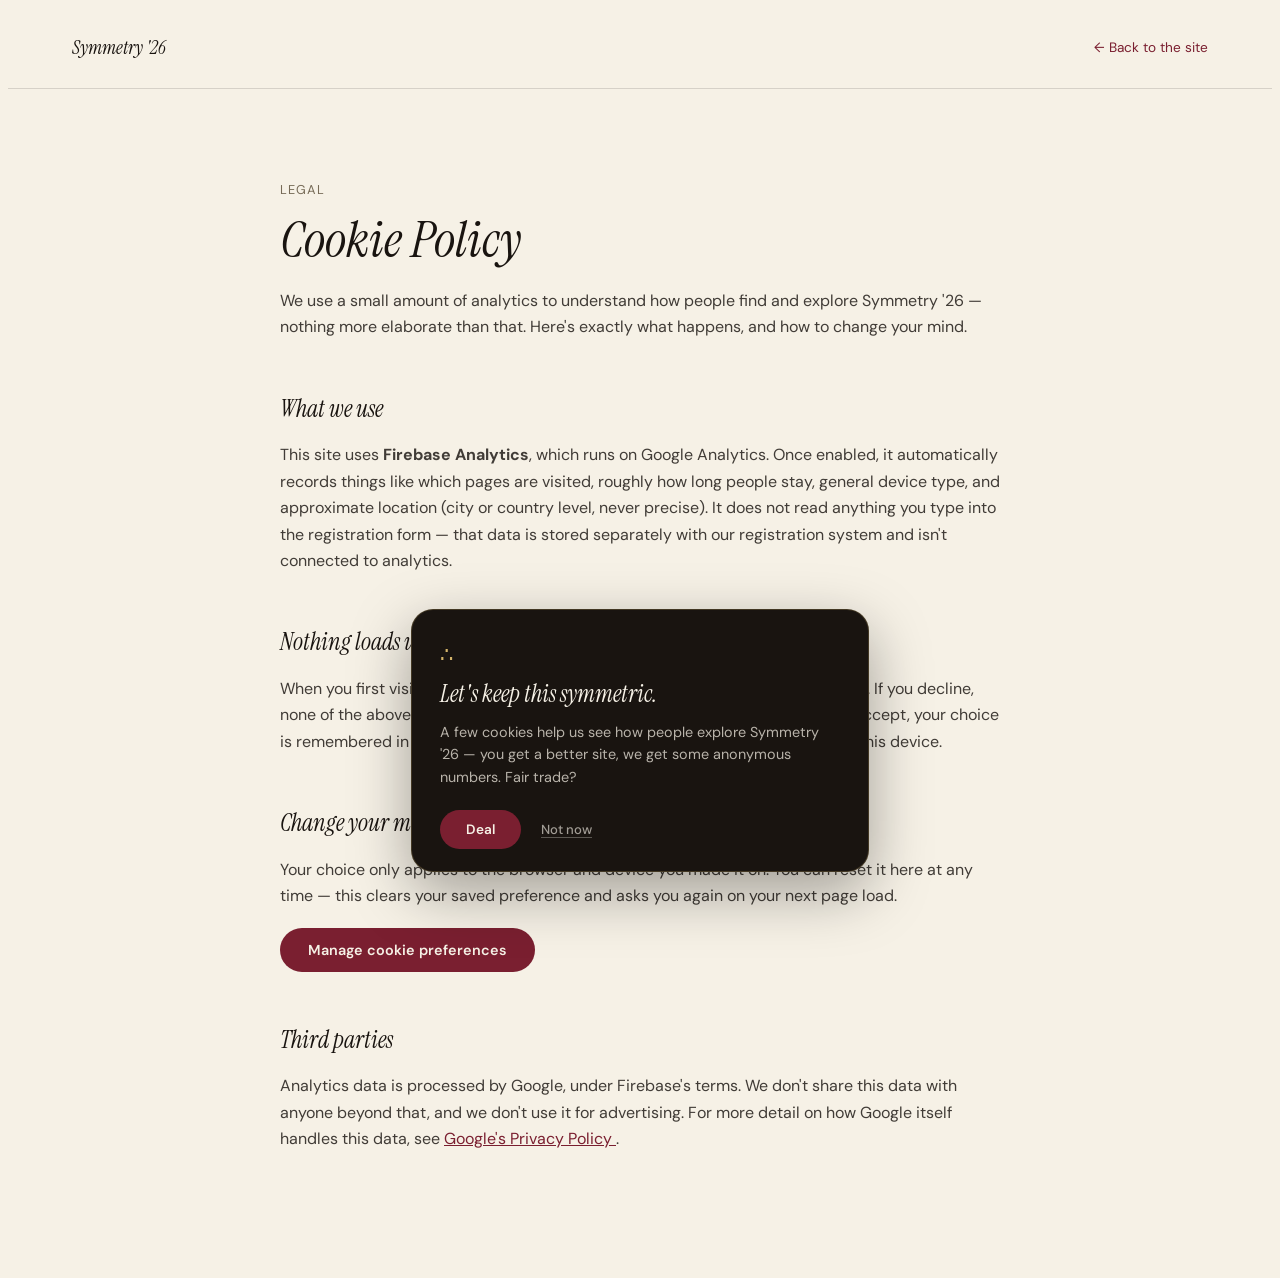
<file: web2site/html/cookie-policy.html>
<!DOCTYPE html>
<html lang="en">
<head>
    <meta charset="UTF-8">
    <meta name="viewport" content="width=device-width, initial-scale=1.0">
    <title>Cookie Policy — Symmetry '26</title>
    <meta name="theme-color" content="#111111">
    <link rel="icon" type="image/png" href="../images/branding/pal.png">

    <link rel="preconnect" href="https://fonts.googleapis.com">
    <link rel="preconnect" href="https://fonts.gstatic.com" crossorigin>
    <link href="https://fonts.googleapis.com/css2?family=DM+Sans:wght@400;500;600;700&family=Instrument+Serif:ital@0;1&display=swap" rel="stylesheet">

    <link rel="stylesheet" href="../css/legal.css">
    <link rel="stylesheet" href="../css/cookie-consent.css">
</head>
<body class="legal-page">

    <header class="legal-header">
        <a href="index.html" class="legal-brand">Symmetry '26</a>
        <a href="index.html" class="legal-back">← Back to the site</a>
    </header>

    <main class="legal-content">

        <p class="eyebrow">Legal</p>
        <h1>Cookie Policy</h1>

        <p>
            We use a small amount of analytics to understand how people
            find and explore Symmetry '26 — nothing more elaborate than
            that. Here's exactly what happens, and how to change your mind.
        </p>

        <h2>What we use</h2>
        <p>
            This site uses <strong>Firebase Analytics</strong>, which runs
            on Google Analytics. Once enabled, it automatically records
            things like which pages are visited, roughly how long people
            stay, general device type, and approximate location (city or
            country level, never precise). It does not read anything you
            type into the registration form — that data is stored
            separately with our registration system and isn't connected
            to analytics.
        </p>

        <h2>Nothing loads until you say yes</h2>
        <p>
            When you first visit, you'll see a small banner asking whether
            to turn analytics on. If you decline, none of the above is
            ever loaded or recorded — no cookies get set at all. If you
            accept, your choice is remembered in your browser for future
            visits, so you won't be asked again on this device.
        </p>

        <h2>Change your mind anytime</h2>
        <p>
            Your choice only applies to the browser and device you made
            it on. You can reset it here at any time — this clears your
            saved preference and asks you again on your next page load.
        </p>
        <button type="button" class="legal-manage-btn" id="manageCookiesBtn">
            Manage cookie preferences
        </button>

        <h2>Third parties</h2>
        <p>
            Analytics data is processed by Google, under Firebase's terms.
            We don't share this data with anyone beyond that, and we don't
            use it for advertising. For more detail on how Google itself
            handles this data, see
            <a href="https://policies.google.com/privacy" target="_blank" rel="noopener">
                Google's Privacy Policy
            </a>.
        </p>

    </main>
    <div class="cookie-consent" id="cookieConsent" role="dialog" aria-label="Cookie consent">
        <div class="cookie-consent-inner">
            <span class="cookie-consent-glyph" aria-hidden="true">∴</span>
            <h3>Let's keep this symmetric.</h3>
            <p>
                A few cookies help us see how people explore Symmetry '26 —
                you get a better site, we get some anonymous numbers.
                Fair trade?
            </p>
            <div class="cookie-consent-actions">
                <button type="button" class="cookie-btn-accept" id="cookieAccept">
                    Deal
                </button>
                <button type="button" class="cookie-btn-decline" id="cookieDecline">
                    Not now
                </button>
            </div>
        </div>
    </div>
    <script type="module" src="../js/analytics.js"></script>
    <script>
        document.getElementById("manageCookiesBtn").addEventListener("click", () => {
            if (window.symmetryManageCookiePreferences) {
                window.symmetryManageCookiePreferences();
            }
        });
    </script>

</body>
</html>
</file>
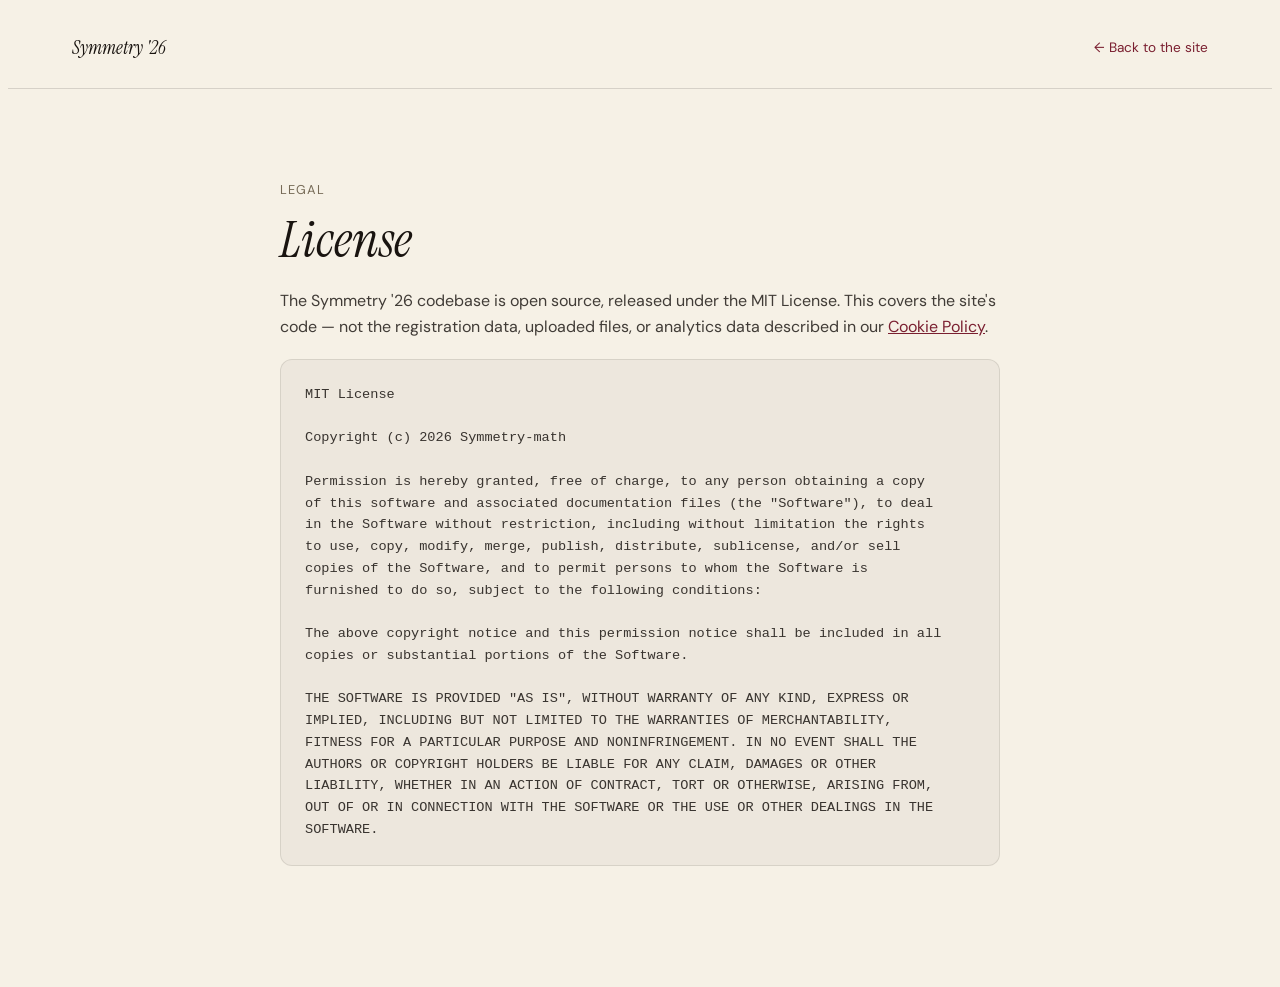
<file: web2site/html/license.html>
<!DOCTYPE html>
<html lang="en">
<head>
    <meta charset="UTF-8">
    <meta name="viewport" content="width=device-width, initial-scale=1.0">
    <title>License — Symmetry '26</title>
    <meta name="theme-color" content="#111111">
    <link rel="icon" type="image/jpeg" href="../images/branding/logo.jpg">

    <link rel="preconnect" href="https://fonts.googleapis.com">
    <link rel="preconnect" href="https://fonts.gstatic.com" crossorigin>
    <link href="https://fonts.googleapis.com/css2?family=DM+Sans:wght@400;500;600;700&family=Instrument+Serif:ital@0;1&display=swap" rel="stylesheet">
    <link rel="icon" type="image/png" href="../images/branding/pal.png">
    <link rel="stylesheet" href="../css/legal.css">
</head>
<body class="legal-page">

    <header class="legal-header">
        <a href="index.html" class="legal-brand">Symmetry '26</a>
        <a href="index.html" class="legal-back">← Back to the site</a>
    </header>

    <main class="legal-content">

        <p class="eyebrow">Legal</p>
        <h1>License</h1>

        <p>
            The Symmetry '26 codebase is open source, released under the
            MIT License. This covers the site's code — not the registration
            data, uploaded files, or analytics data described in our
            <a href="cookie-policy.html">Cookie Policy</a>.
        </p>

        <pre class="legal-license-text">MIT License

Copyright (c) 2026 Symmetry-math

Permission is hereby granted, free of charge, to any person obtaining a copy
of this software and associated documentation files (the "Software"), to deal
in the Software without restriction, including without limitation the rights
to use, copy, modify, merge, publish, distribute, sublicense, and/or sell
copies of the Software, and to permit persons to whom the Software is
furnished to do so, subject to the following conditions:

The above copyright notice and this permission notice shall be included in all
copies or substantial portions of the Software.

THE SOFTWARE IS PROVIDED "AS IS", WITHOUT WARRANTY OF ANY KIND, EXPRESS OR
IMPLIED, INCLUDING BUT NOT LIMITED TO THE WARRANTIES OF MERCHANTABILITY,
FITNESS FOR A PARTICULAR PURPOSE AND NONINFRINGEMENT. IN NO EVENT SHALL THE
AUTHORS OR COPYRIGHT HOLDERS BE LIABLE FOR ANY CLAIM, DAMAGES OR OTHER
LIABILITY, WHETHER IN AN ACTION OF CONTRACT, TORT OR OTHERWISE, ARISING FROM,
OUT OF OR IN CONNECTION WITH THE SOFTWARE OR THE USE OR OTHER DEALINGS IN THE
SOFTWARE.</pre>

    </main>

</body>
</html>
</file>
<file: web2site/css/legal.css>
/* =========================================================
   LEGAL PAGES (Cookie Policy, License)
   Self-contained — does not depend on styles.css.
========================================================= */

.legal-page {
    min-height: 100vh;
    background: var(--paper, #f6f1e6);
    color: var(--black, #191410);
    font-family: var(--sans, "DM Sans", Arial, sans-serif);
    line-height: 1.65;
}

.legal-header {
    display: flex;
    align-items: center;
    justify-content: space-between;
    padding: 24px clamp(20px, 5vw, 64px);
    border-bottom: 1px solid rgba(25, 20, 16, 0.14);
}

.legal-brand {
    font-family: var(--serif, "Instrument Serif", Georgia, serif);
    font-size: 1.2rem;
    font-style: italic;
    color: var(--black, #191410);
    text-decoration: none;
}

.legal-back {
    font-family: var(--sans, "DM Sans", Arial, sans-serif);
    font-size: 0.85rem;
    color: var(--accent, #7a1f30);
    text-decoration: none;
}

.legal-back:hover {
    text-decoration: underline;
}

.legal-content {
    max-width: 720px;
    margin: 0 auto;
    padding: clamp(40px, 8vw, 90px) clamp(20px, 5vw, 64px) 100px;
}

.legal-content .eyebrow {
    font-family: var(--sans, "DM Sans", Arial, sans-serif);
    font-size: 0.8rem;
    letter-spacing: 0.08em;
    text-transform: uppercase;
    color: var(--muted, #766b57);
    margin-bottom: 12px;
}

.legal-content h1 {
    font-family: var(--serif, "Instrument Serif", Georgia, serif);
    font-style: italic;
    font-weight: 400;
    font-size: clamp(2.2rem, 5vw, 3.2rem);
    line-height: 1.1;
    margin: 0 0 20px;
}

.legal-content h2 {
    font-family: var(--serif, "Instrument Serif", Georgia, serif);
    font-style: italic;
    font-weight: 400;
    font-size: 1.5rem;
    margin: 48px 0 14px;
}

.legal-content p {
    font-size: 1rem;
    color: rgba(25, 20, 16, 0.82);
    margin: 0 0 18px;
}

.legal-content a {
    color: var(--accent, #7a1f30);
}

.legal-manage-btn {
    font-family: var(--sans, "DM Sans", Arial, sans-serif);
    font-size: 0.9rem;
    font-weight: 600;
    color: var(--paper, #f6f1e6);
    background: var(--accent, #7a1f30);
    border: none;
    border-radius: 999px;
    padding: 13px 28px;
    cursor: pointer;
    transition: var(--transition, 260ms cubic-bezier(.2,.7,.2,1));
}

.legal-manage-btn:hover {
    background: var(--accent-soft, #a5445a);
}

pre.legal-license-text {
    background: rgba(25, 20, 16, 0.04);
    border: 1px solid rgba(25, 20, 16, 0.1);
    border-radius: 12px;
    padding: 24px;
    font-family: "SFMono-Regular", Consolas, monospace;
    font-size: 0.85rem;
    line-height: 1.6;
    white-space: pre-wrap;
    color: rgba(25, 20, 16, 0.85);
    overflow-x: auto;
}
</file>
<file: web2site/css/cookie-consent.css>
/* =========================================================
   COOKIE CONSENT — "Let's keep this symmetric."

   Self-contained, like footer.css and legal.css: every
   var() has a fallback so this renders correctly even on
   pages (form.html, event.html, cookie-policy.html) that
   don't load styles.css and therefore never define
   --black, --gold-soft, --shadow, --transition, etc.
   ========================================================= */

.cookie-consent {
    position: fixed;
    left: 50%;
    bottom: -220px;
    z-index: 2000;

    width: calc(100% - 48px);
    max-width: 400px;

    background: var(--black, #191410);
    border: 1px solid rgba(212, 180, 106, 0.22);
    border-radius: 22px;
    box-shadow: var(--shadow, 0 20px 60px rgba(0, 0, 0, 0.35));

    padding: 28px 28px 22px;

    opacity: 0;
    transform: translate(-50%, 24px);
    transition:
        opacity var(--transition, 260ms cubic-bezier(.2,.7,.2,1)),
        transform var(--transition, 260ms cubic-bezier(.2,.7,.2,1)),
        bottom var(--transition, 260ms cubic-bezier(.2,.7,.2,1));
}

.cookie-consent.visible {
    bottom: 28px;
    opacity: 1;
    transform: translate(-50%, 0);
}

.cookie-consent-glyph {
    display: block;
    font-family: var(--serif, "Instrument Serif", Georgia, serif);
    font-size: 1.3rem;
    color: var(--gold-soft, #d4b46a);
    margin-bottom: 8px;

    transform: rotate(-90deg) scale(0.6);
    opacity: 0;
    transition: transform 500ms cubic-bezier(.34, 1.56, .64, 1) 150ms,
                opacity 400ms ease 150ms;
}

.cookie-consent.visible .cookie-consent-glyph {
    transform: rotate(0deg) scale(1);
    opacity: 1;
}

.cookie-consent-inner h3 {
    font-family: var(--serif, "Instrument Serif", Georgia, serif);
    font-style: italic;
    font-weight: 400;
    font-size: 1.5rem;
    line-height: 1.2;
    color: var(--paper, #f6f1e6);
    margin: 0 0 12px;
}

.cookie-consent-inner p {
    font-family: var(--sans, "DM Sans", Arial, sans-serif);
    font-size: 0.9rem;
    line-height: 1.55;
    color: rgba(246, 241, 230, 0.72);
    margin: 0 0 22px;
}

.cookie-consent-actions {
    display: flex;
    align-items: center;
    gap: 20px;
}

.cookie-btn-accept {
    font-family: var(--sans, "DM Sans", Arial, sans-serif);
    font-size: 0.85rem;
    font-weight: 600;
    color: var(--paper, #f6f1e6);
    background: var(--accent, #7a1f30);
    border: none;
    border-radius: 999px;
    padding: 11px 26px;
    cursor: pointer;
    transition: var(--transition, 260ms cubic-bezier(.2,.7,.2,1));
}

.cookie-btn-accept:hover {
    background: var(--accent-soft, #a5445a);
}

.cookie-btn-decline {
    font-family: var(--sans, "DM Sans", Arial, sans-serif);
    font-size: 0.82rem;
    font-weight: 500;
    color: rgba(246, 241, 230, 0.62);
    background: none;
    border: none;
    padding: 0;
    cursor: pointer;
    text-decoration: underline;
    text-underline-offset: 3px;
    text-decoration-color: rgba(246, 241, 230, 0.3);
    transition: color var(--transition, 260ms cubic-bezier(.2,.7,.2,1));
}

.cookie-btn-decline:hover {
    color: var(--paper, #f6f1e6);
}

@media (max-width: 560px) {
    .cookie-consent {
        left: 12px;
        width: calc(100% - 24px);
        max-width: none;
        transform: translateY(24px);
    }

    .cookie-consent.visible {
        transform: translateY(0);
    }
}
</file>
